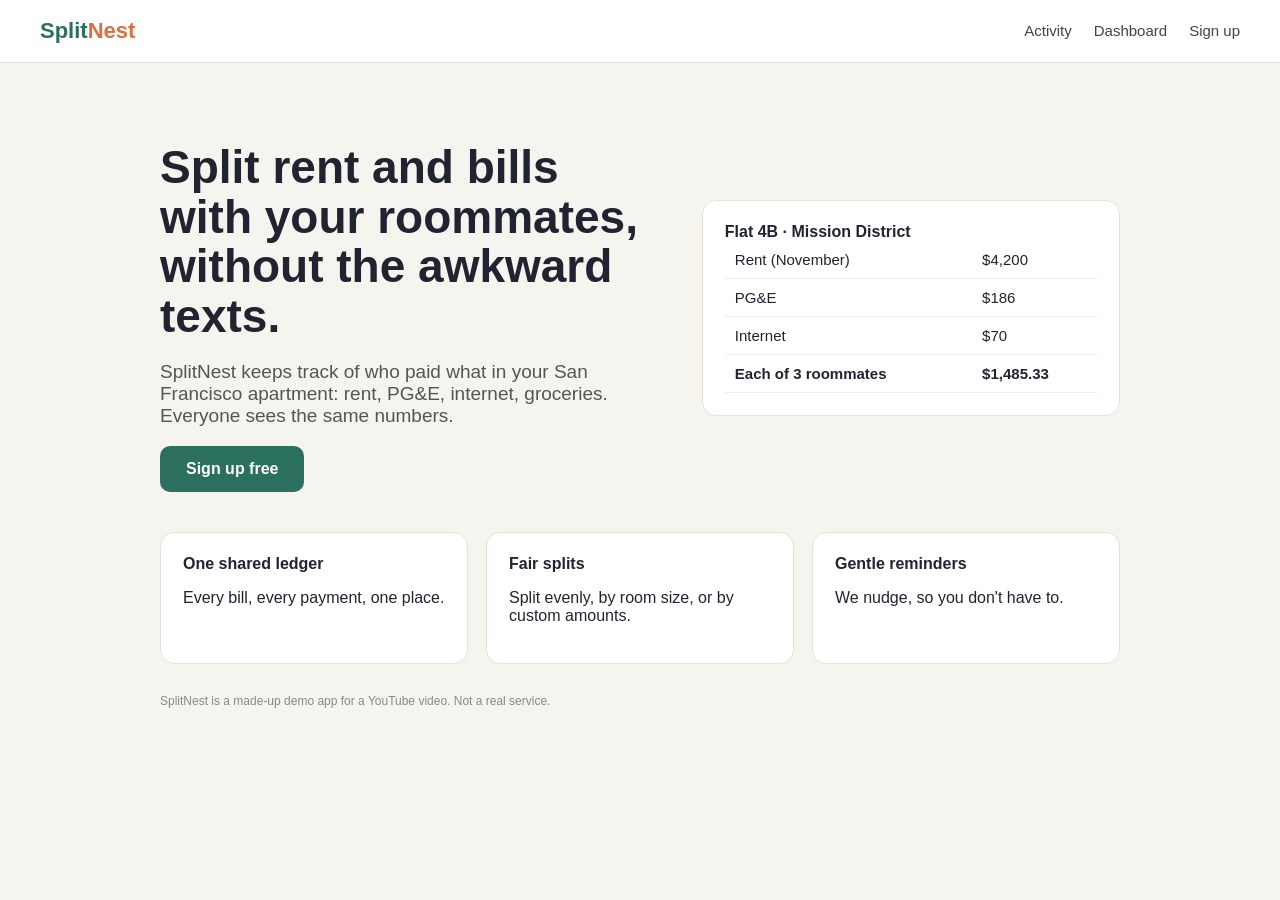
<file: index.html>
<!doctype html><html lang="en"><head><meta charset="utf-8"><meta name="viewport" content="width=device-width,initial-scale=1"><title>SplitNest · split rent with your roommates</title><link rel="stylesheet" href="css/app.css"></head>
<body><header><div class="logo">Split<span>Nest</span></div><nav><a href="activity.html">Activity</a><a href="dashboard.html">Dashboard</a><a href="signup.html">Sign up</a></nav></header>
<main><section class="hero"><div><h1>Split rent and bills with your roommates, without the awkward texts.</h1>
<p>SplitNest keeps track of who paid what in your San Francisco apartment: rent, PG&amp;E, internet, groceries. Everyone sees the same numbers.</p>
<a class="btn" href="signup.html">Sign up free</a></div>
<div class="card"><b>Flat 4B · Mission District</b><table><tr><td>Rent (November)</td><td>$4,200</td></tr><tr><td>PG&amp;E</td><td>$186</td></tr><tr><td>Internet</td><td>$70</td></tr><tr><td><b>Each of 3 roommates</b></td><td><b>$1,485.33</b></td></tr></table></div></section>
<section class="grid3"><div class="card"><b>One shared ledger</b><p>Every bill, every payment, one place.</p></div><div class="card"><b>Fair splits</b><p>Split evenly, by room size, or by custom amounts.</p></div><div class="card"><b>Gentle reminders</b><p>We nudge, so you don't have to.</p></div></section>
<p class="muted">SplitNest is a made-up demo app for a YouTube video. Not a real service.</p></main></body></html>
</file>
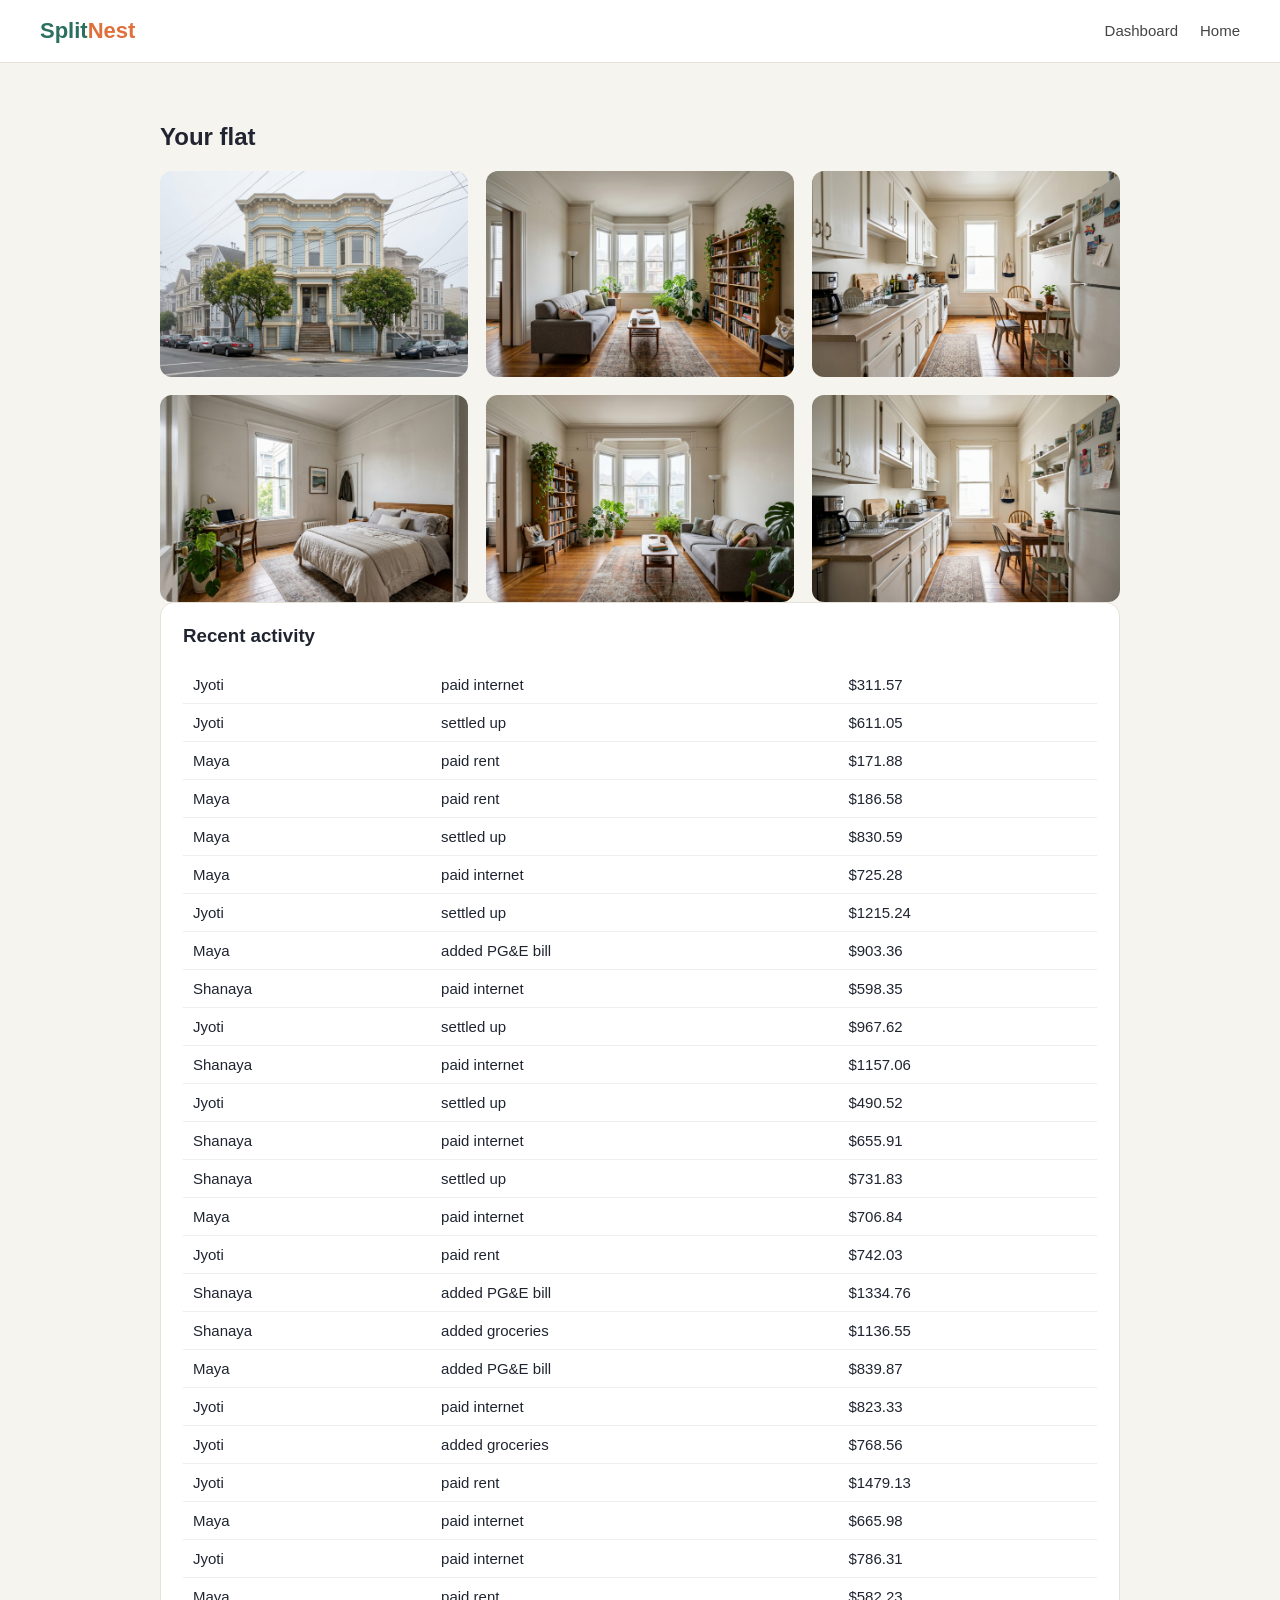
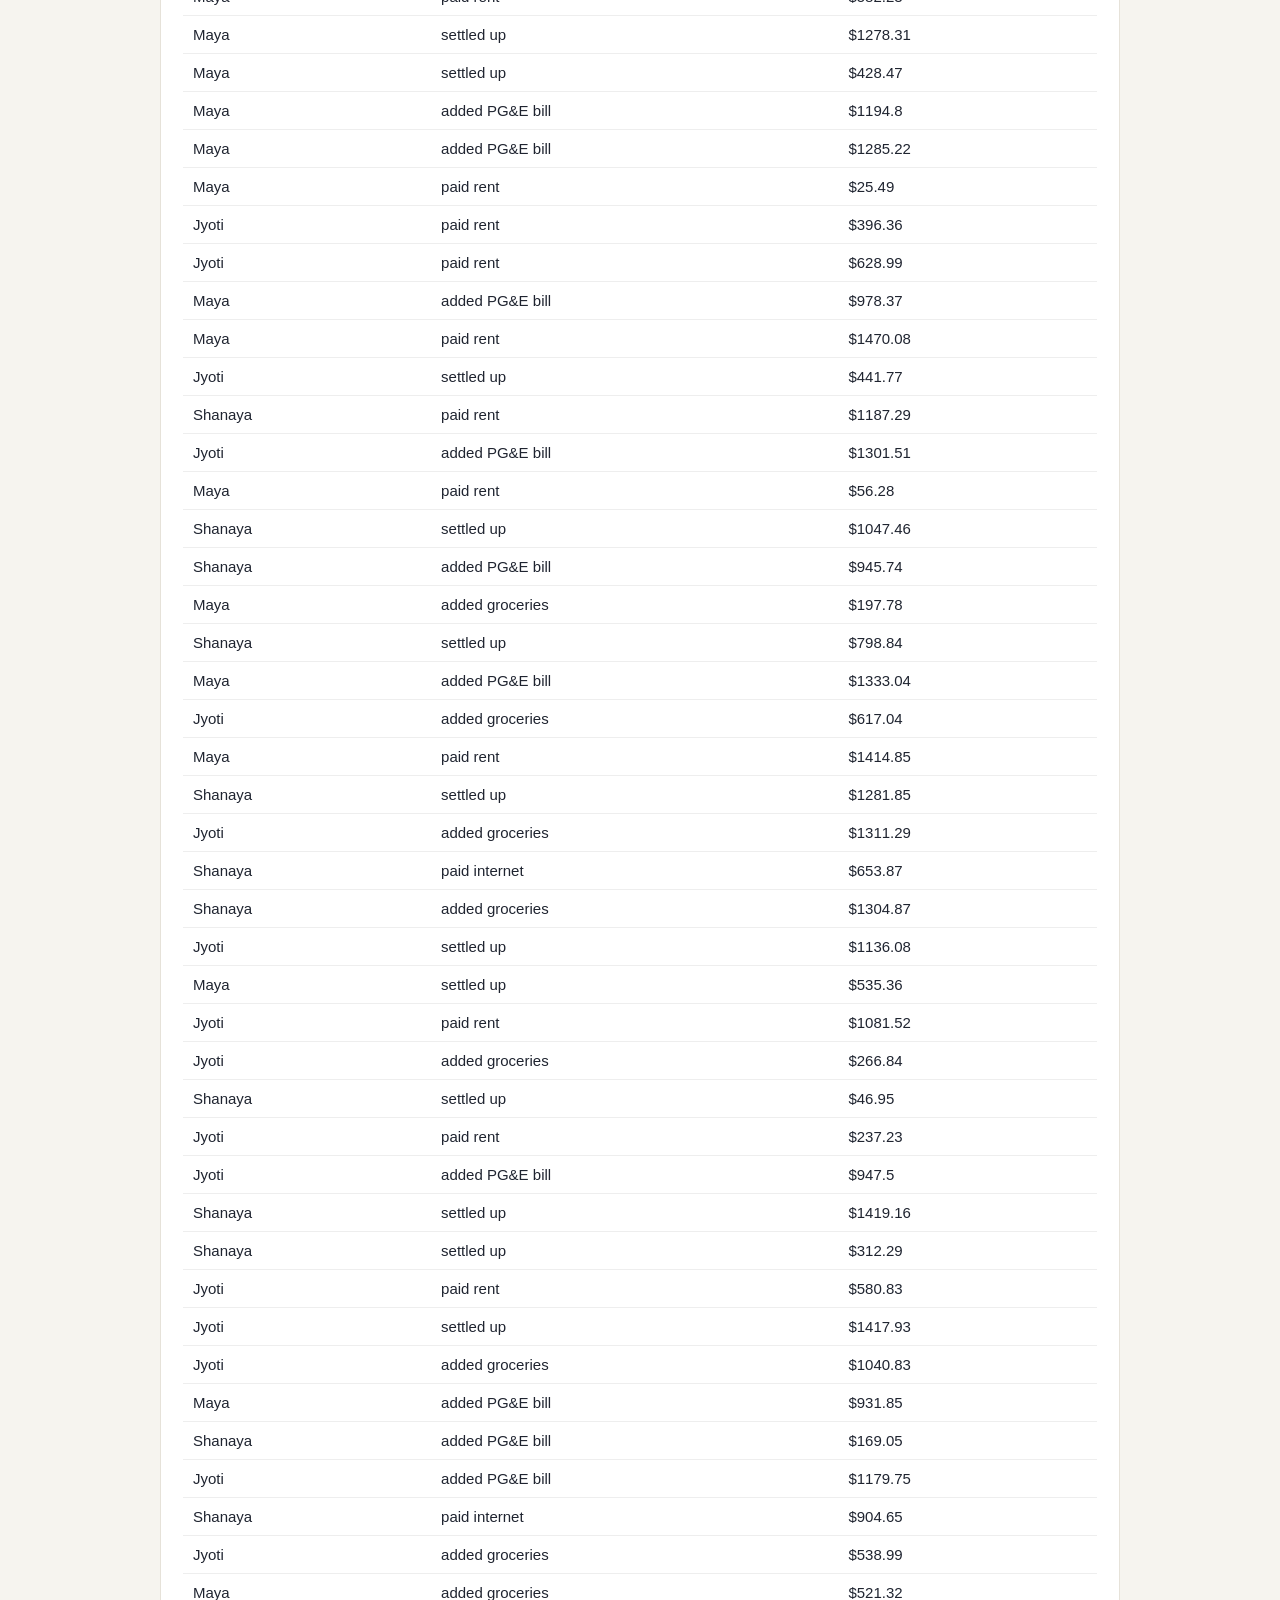
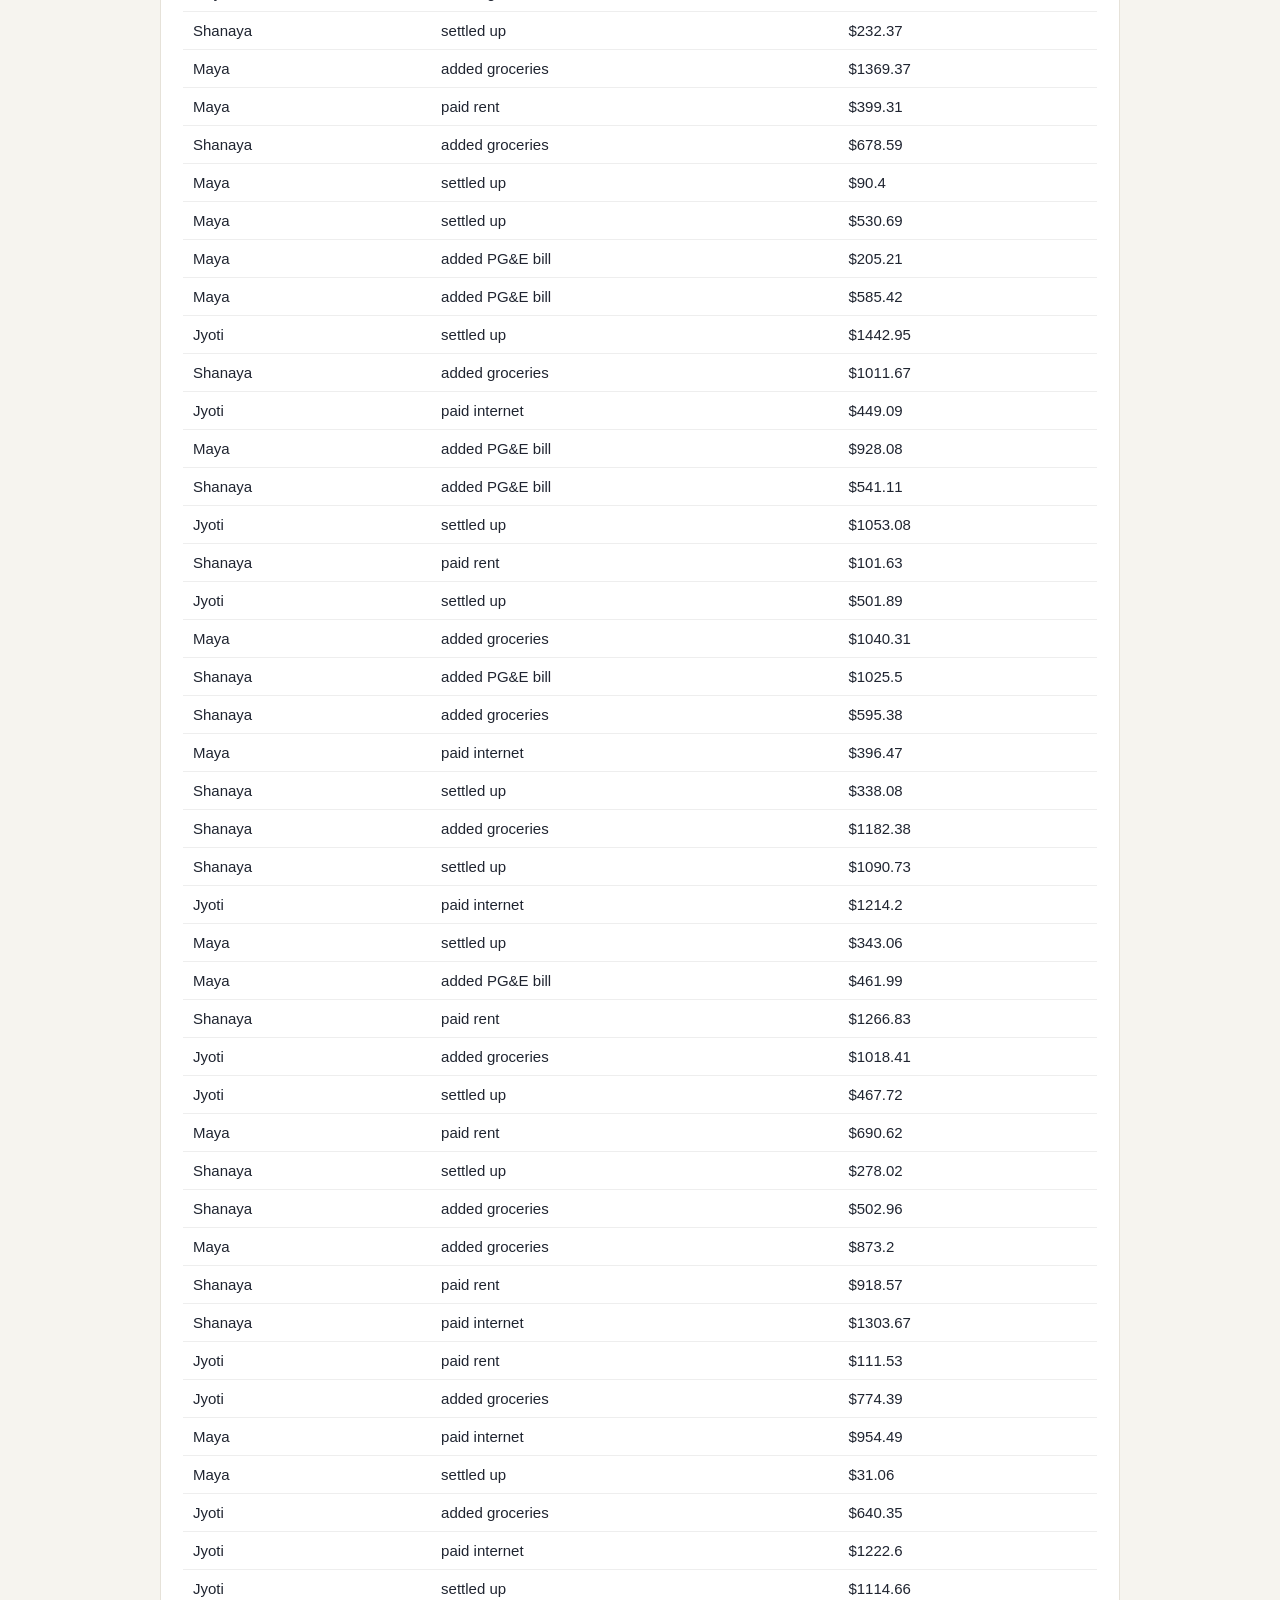
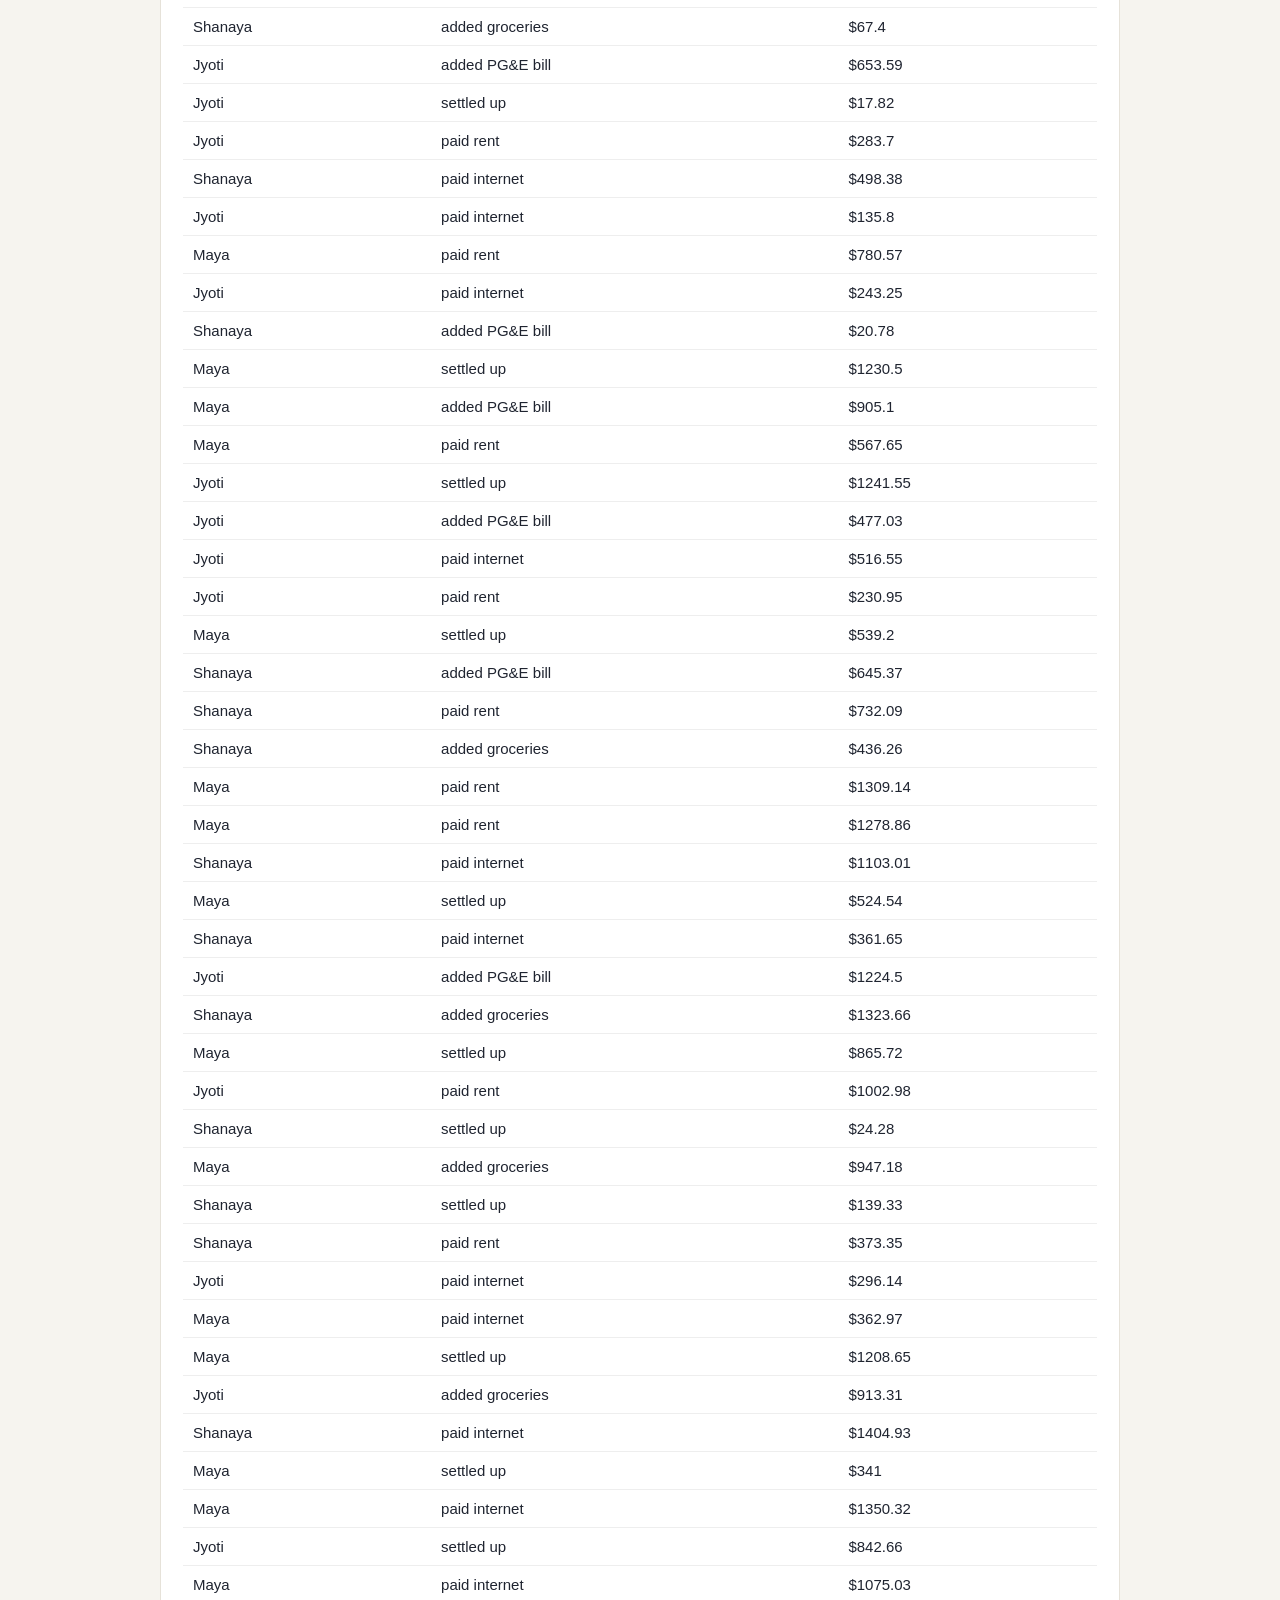
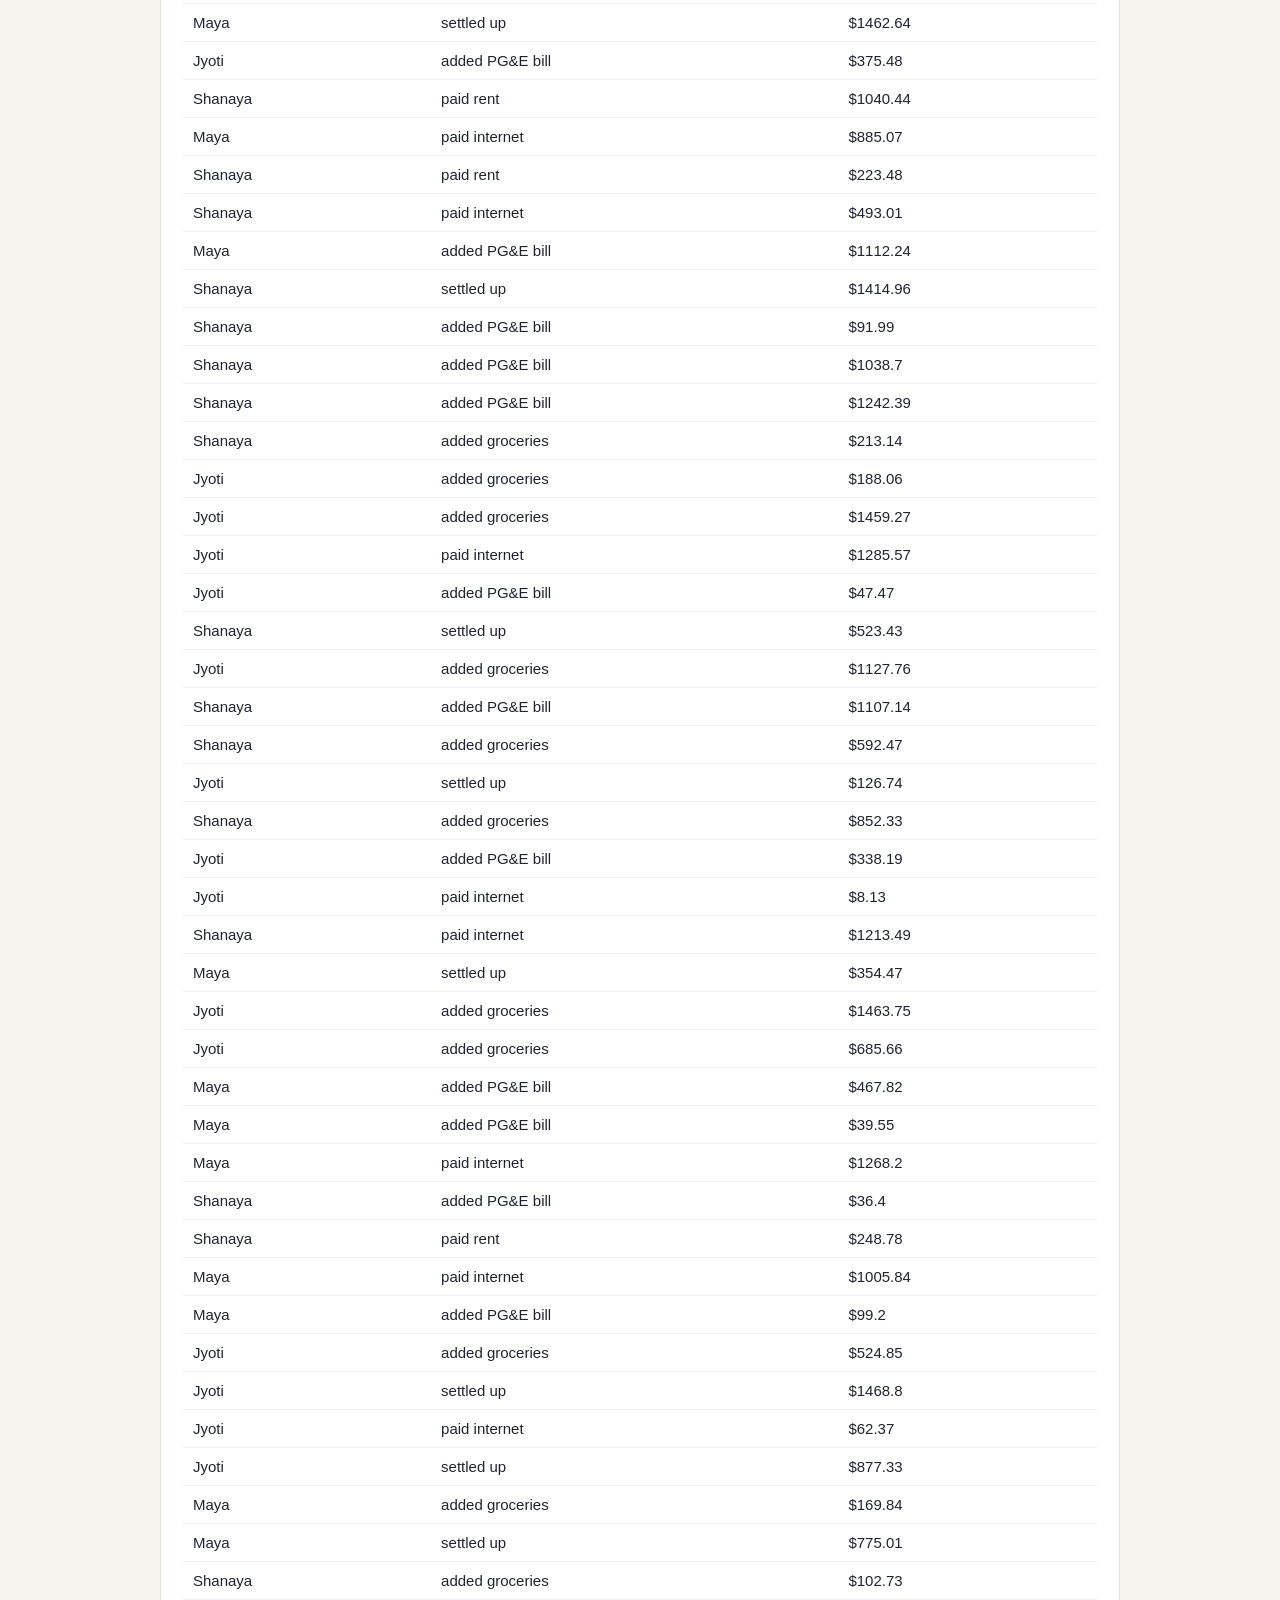
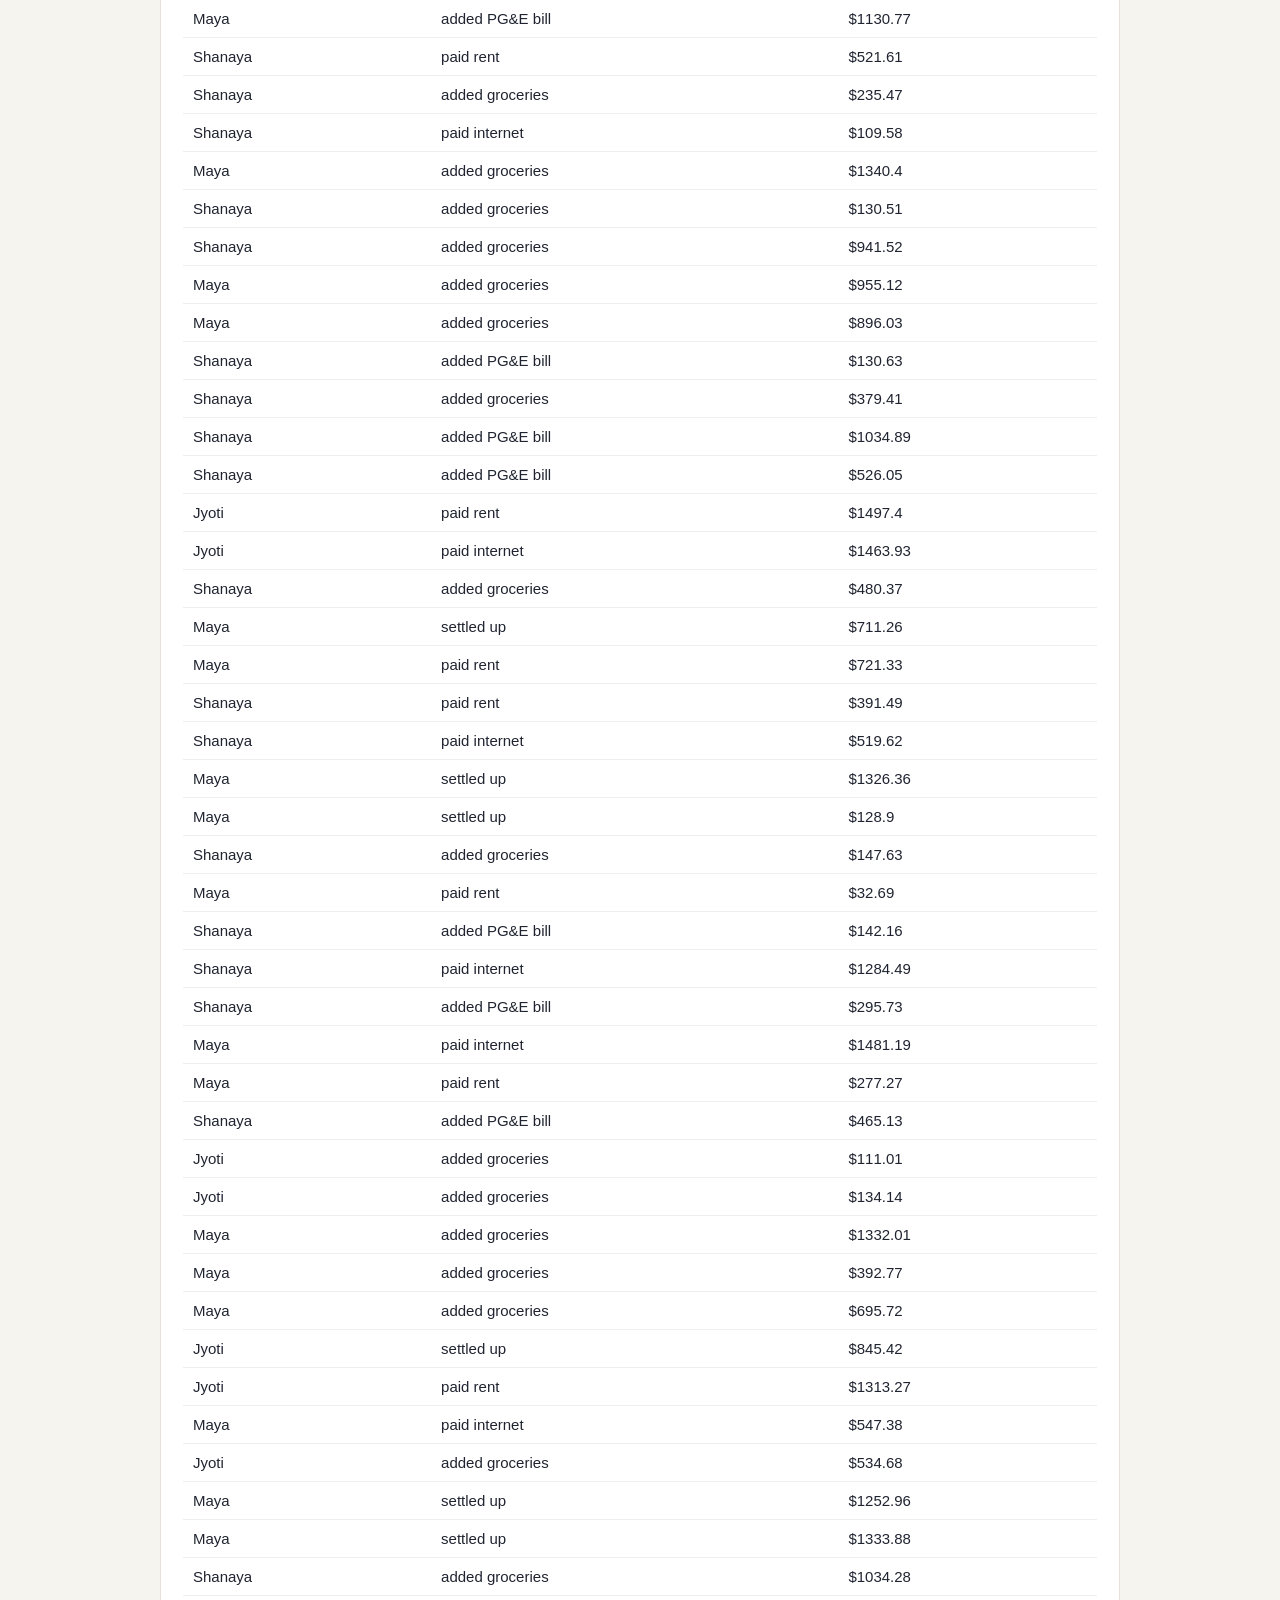
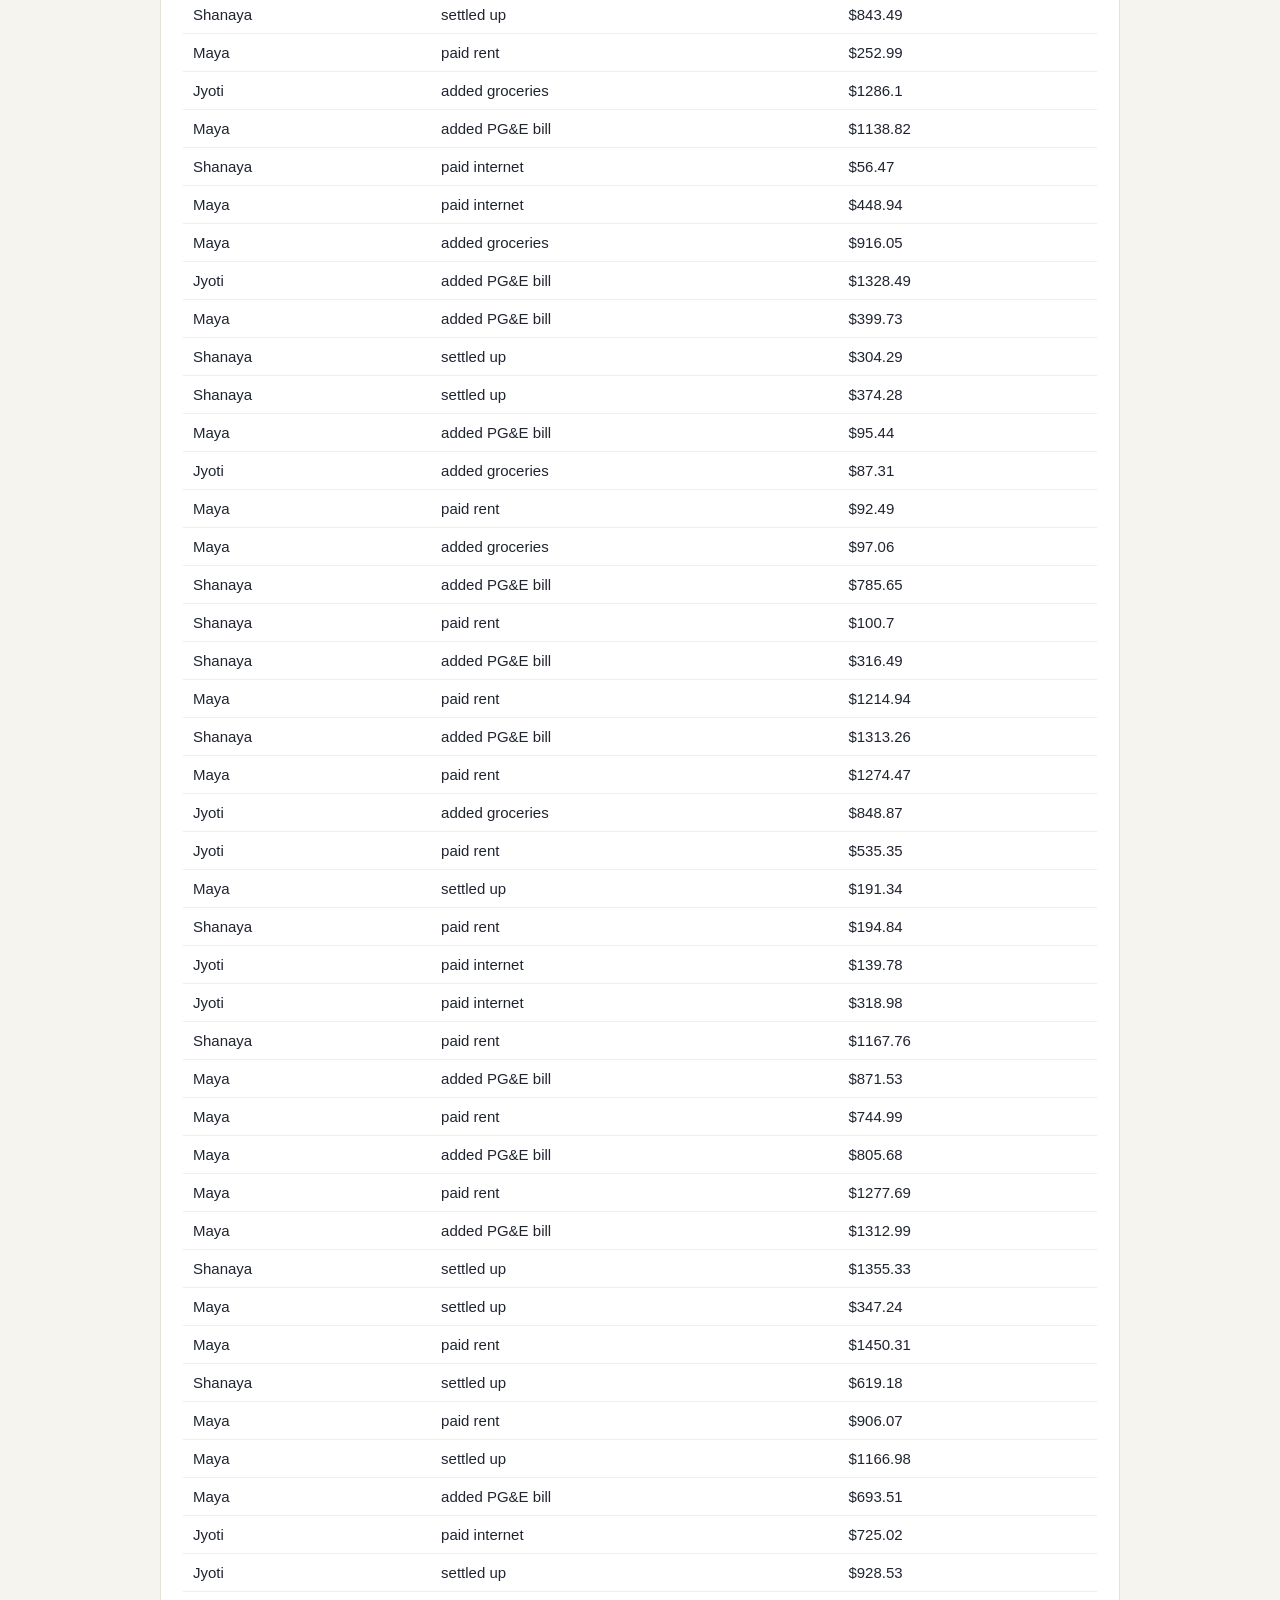
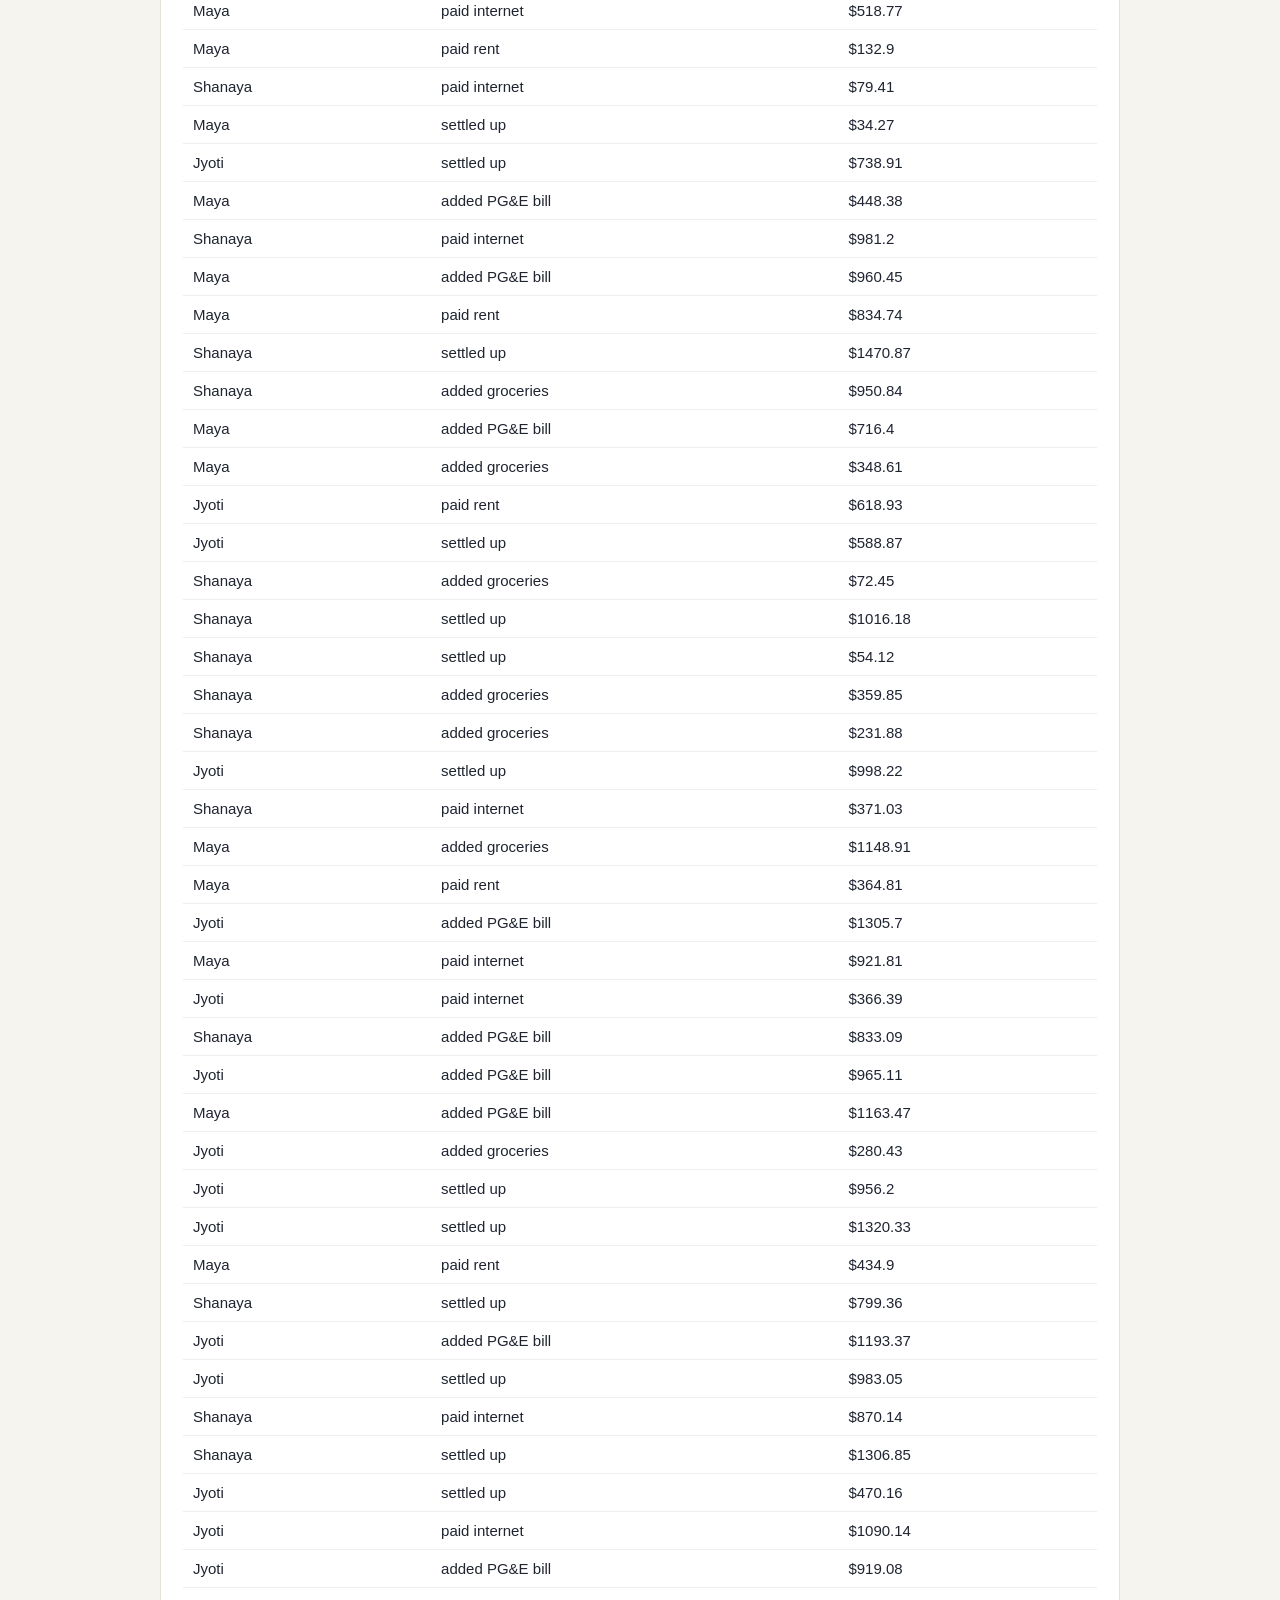
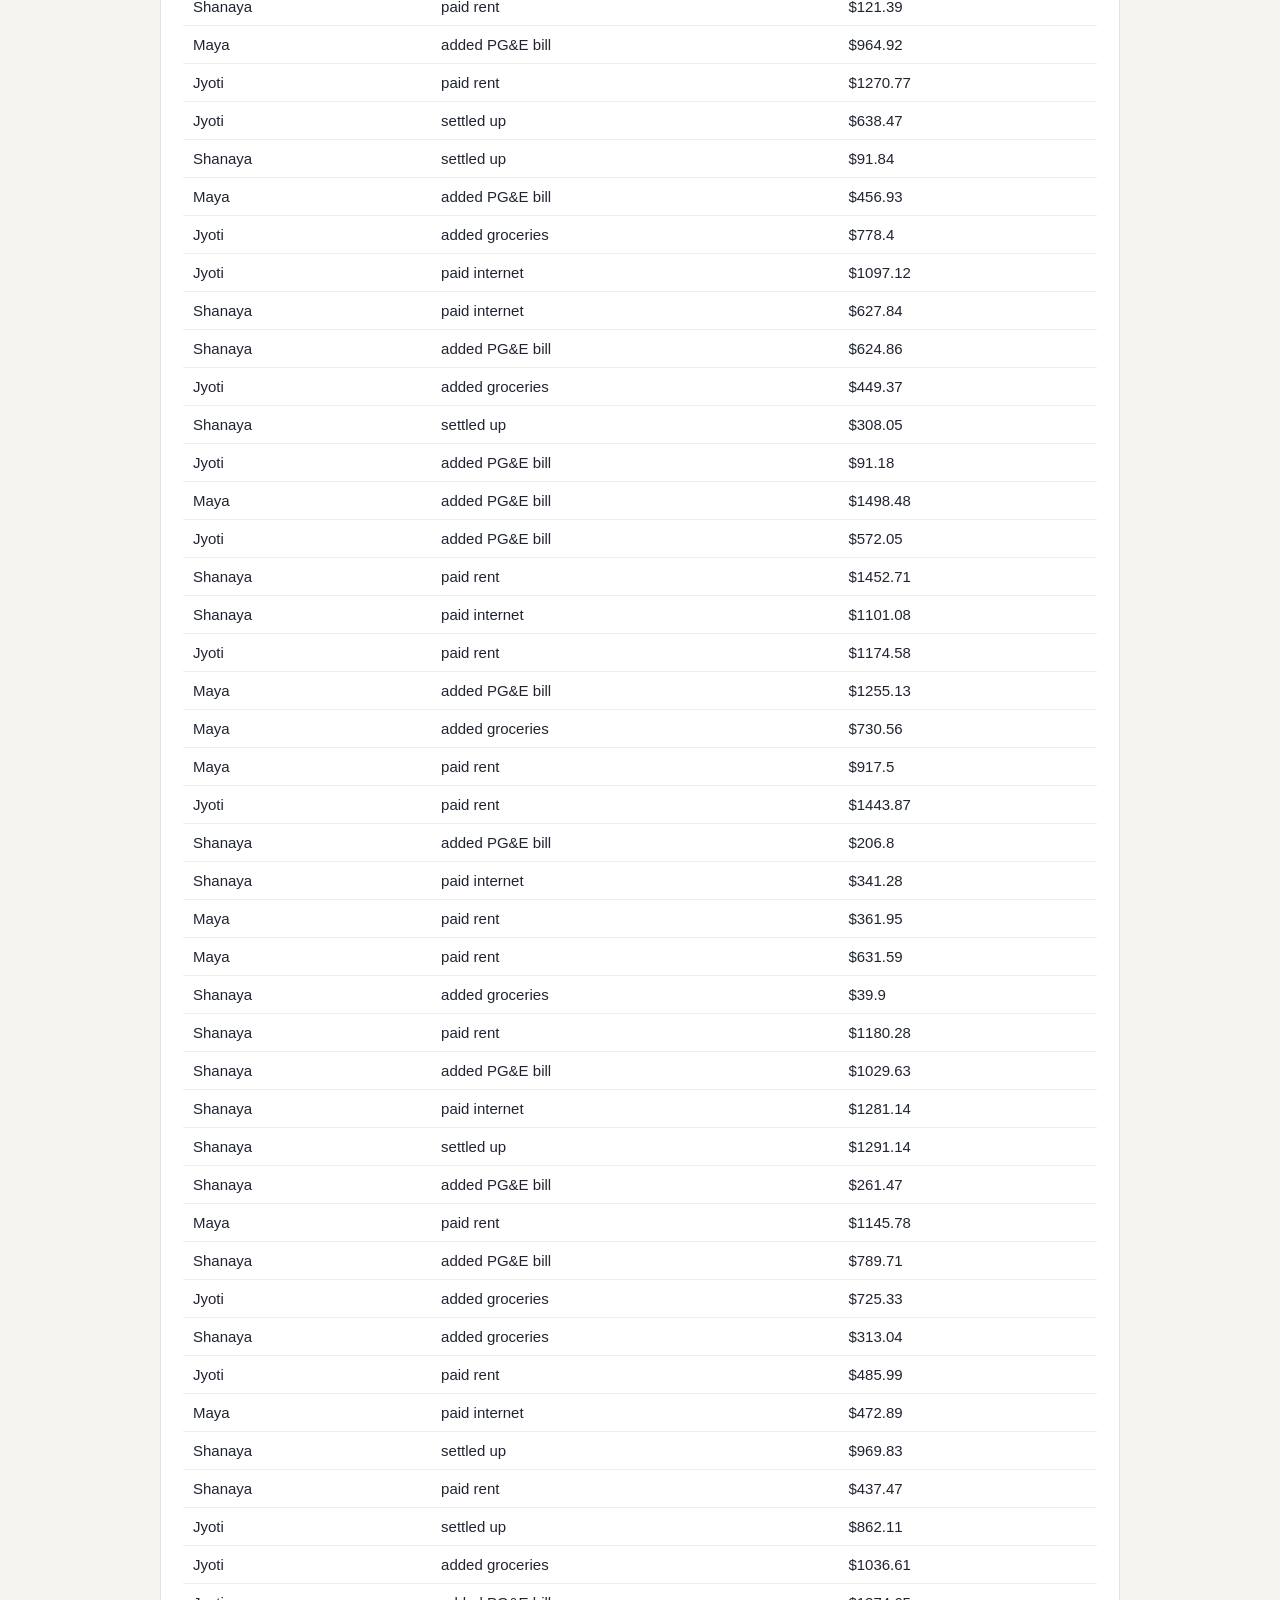
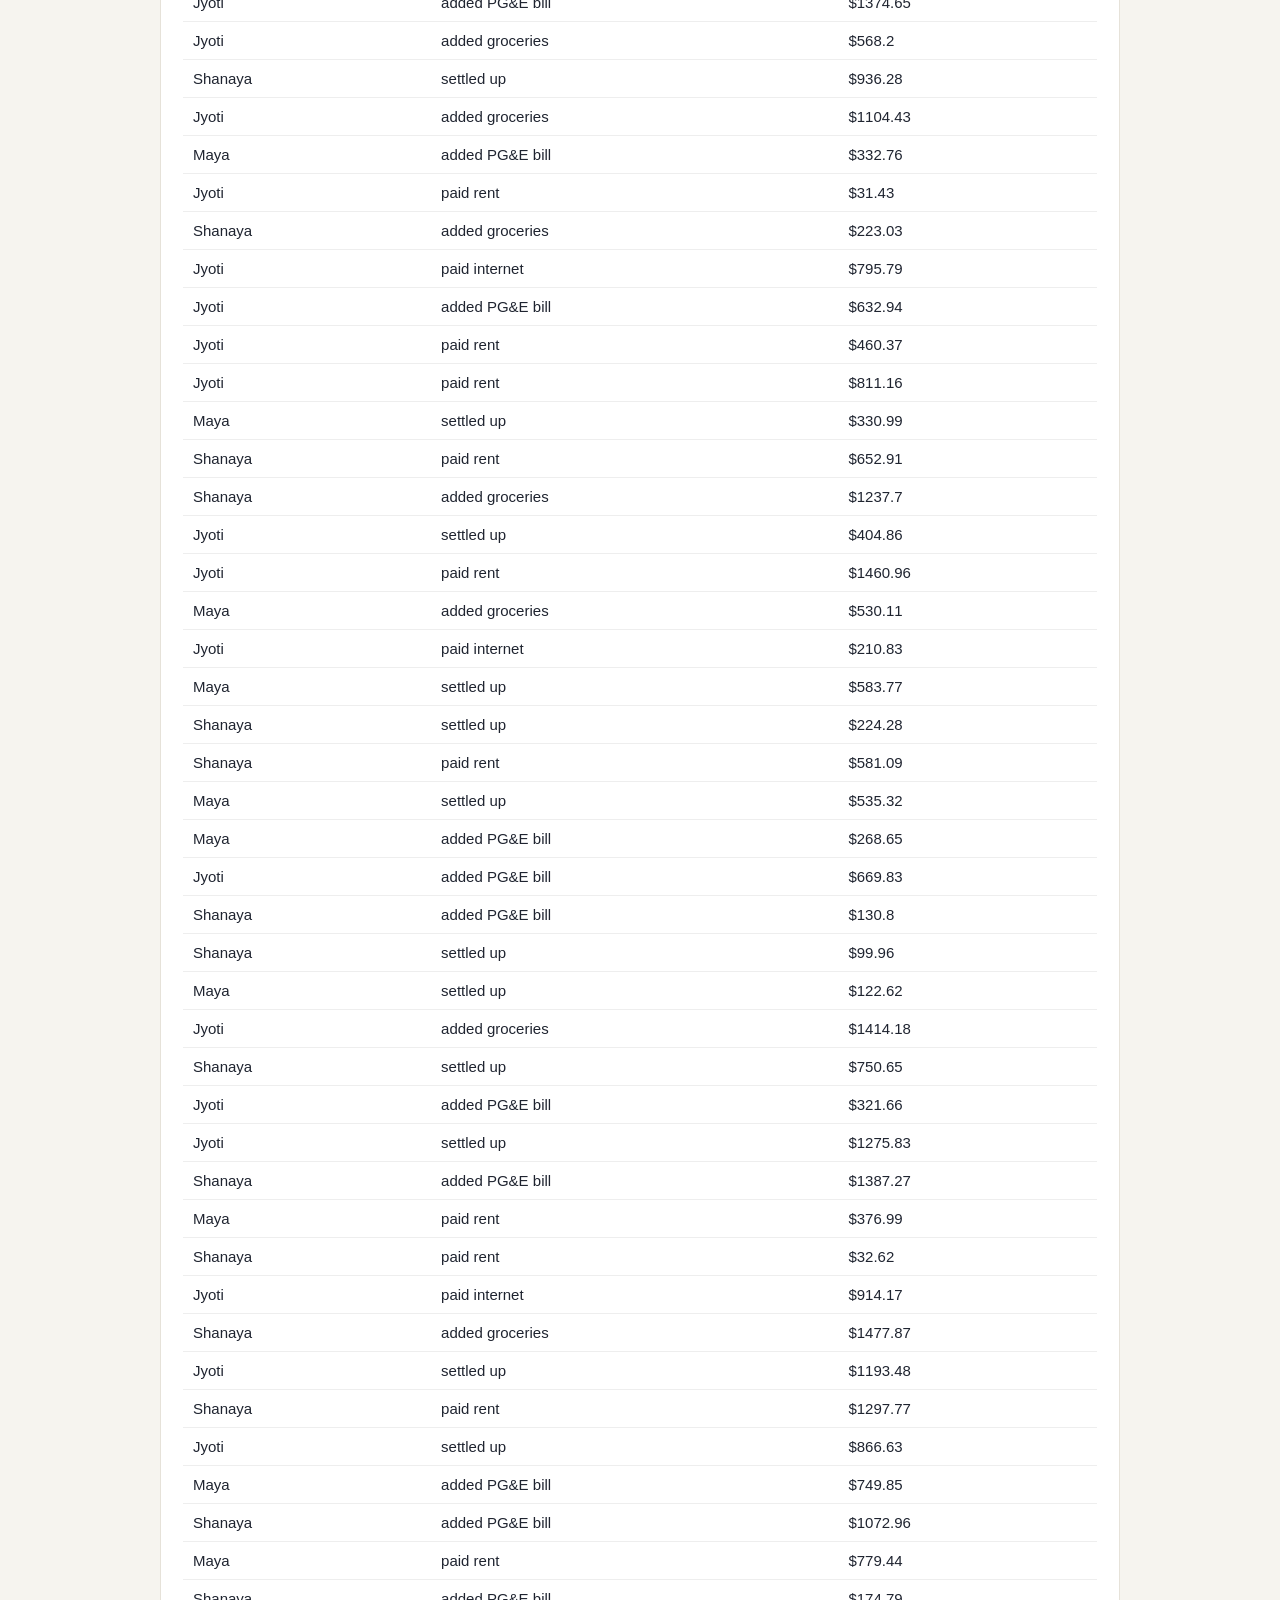
<file: activity.html>
<!doctype html><html lang="en"><head><meta charset="utf-8"><meta name="viewport" content="width=device-width,initial-scale=1"><title>SplitNest · Activity</title><link rel="stylesheet" href="css/app.css">
<script src="js/setup.js"></script></head>
<body><header><div class="logo">Split<span>Nest</span></div><nav><a href="dashboard.html">Dashboard</a><a href="index.html">Home</a></nav></header>
<main><h2>Your flat</h2>
<div class="grid3" id="photos"></div>
<div class="card"><h3 style="margin-top:0">Recent activity</h3><table id="act"></table></div>
<p class="muted">SplitNest is a made-up demo app for a YouTube video.</p></main>
<script>
// Photos of the flat, full size, all at once.
const ph = document.getElementById('photos');
for (let i = 1; i <= 6; i++) { const im = new Image(); im.src = 'img/flat-photo-' + i + '.jpg'; im.style.width = '100%'; im.style.borderRadius = '12px'; ph.appendChild(im); }
// The whole activity history is downloaded and drawn, one row at a time.
fetch('data/activity-log.json?nocache=' + Date.now()).then(r => r.json()).then(rows => {
  const t = document.getElementById('act');
  rows.slice(-600).forEach(r => { t.innerHTML += `<tr><td>${r.who}</td><td>${r.what}</td><td>$${r.amount}</td></tr>`; });
});
</script></body></html>
</file>
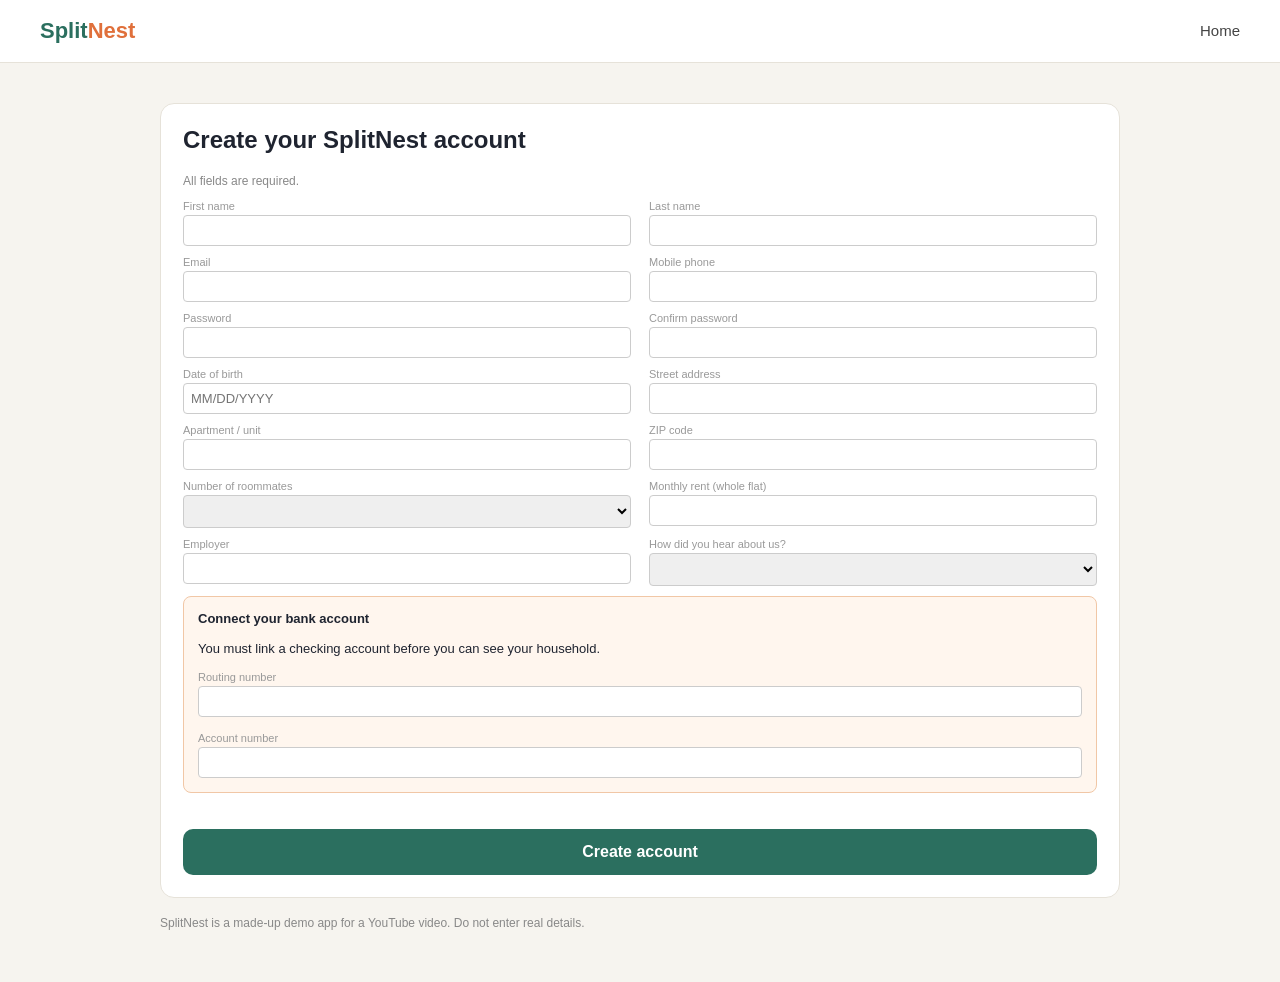
<file: signup.html>
<!doctype html><html lang="en"><head><meta charset="utf-8"><meta name="viewport" content="width=device-width,initial-scale=1"><title>SplitNest · Create your account</title><link rel="stylesheet" href="css/app.css">
<style>
form{display:grid;grid-template-columns:1fr 1fr;gap:10px 18px}
form div{display:flex;flex-direction:column}
form span{font-size:11px;color:#999;margin-bottom:3px}
input,select{padding:7px;border:1px solid #ccc;border-radius:4px;font-size:13px}
.err{color:#d33;font-size:12px;min-height:16px;grid-column:1/-1}
.bank{grid-column:1/-1;background:#fff6ee;border:1px solid #f1c7a6;padding:14px;border-radius:8px;font-size:13px}
</style></head>
<body><header><div class="logo">Split<span>Nest</span></div><nav><a href="index.html">Home</a></nav></header>
<main><div class="card"><h2 style="margin-top:0">Create your SplitNest account</h2>
<p class="muted">All fields are required.</p>
<form id="f">
<div><span>First name</span><input id="first"></div>
<div><span>Last name</span><input id="last"></div>
<div><span>Email</span><input id="email"></div>
<div><span>Mobile phone</span><input id="phone"></div>
<div><span>Password</span><input id="pw" type="password"></div>
<div><span>Confirm password</span><input id="pw2" type="password"></div>
<div><span>Date of birth</span><input id="dob" placeholder="MM/DD/YYYY"></div>
<div><span>Street address</span><input id="addr"></div>
<div><span>Apartment / unit</span><input id="unit"></div>
<div><span>ZIP code</span><input id="zip"></div>
<div><span>Number of roommates</span><select id="rm"><option></option><option>1</option><option>2</option><option>3</option><option>4+</option></select></div>
<div><span>Monthly rent (whole flat)</span><input id="rent"></div>
<div><span>Employer</span><input id="employer"></div>
<div><span>How did you hear about us?</span><select id="heard"><option></option><option>Friend</option><option>Instagram</option><option>Search</option></select></div>
<div class="bank"><b>Connect your bank account</b><br>You must link a checking account before you can see your household.<br><br>
<span>Routing number</span><input id="routing"><br><span>Account number</span><input id="acct"></div>
<div class="err" id="err"></div>
<button class="btn" type="submit" style="grid-column:1/-1">Create account</button>
</form></div>
<p class="muted">SplitNest is a made-up demo app for a YouTube video. Do not enter real details.</p></main>
<script>
// Validation runs only on submit, and a failed submit clears the whole form.
document.getElementById('f').addEventListener('submit', e => {
  e.preventDefault();
  const v = id => document.getElementById(id).value.trim();
  const pw = v('pw');
  if (!/^(?=.*[A-Z])(?=.*[0-9])(?=.*[!@#$%^&*]).{12,}$/.test(pw) || pw !== v('pw2') || !v('routing') || !v('acct')) {
    document.getElementById('f').reset();
    document.getElementById('err').textContent = 'Error: invalid input.';
    return;
  }
  // Keeps the account, password included, in the browser so the dashboard can read it.
  localStorage.setItem('splitnest_user', JSON.stringify({ email: v('email'), password: pw, acct: v('acct'), routing: v('routing') }));
  // Sends the person wherever ?next= says after signup.
  const next = new URLSearchParams(location.search).get('next');
  location.href = next || 'dashboard.html';
});
</script></body></html>
</file>
<file: css/app.css>
*{box-sizing:border-box}body{margin:0;font-family:-apple-system,Segoe UI,Roboto,sans-serif;background:#f6f4ef;color:#1f2430}
header{display:flex;align-items:center;justify-content:space-between;padding:18px 40px;background:#fff;border-bottom:1px solid #e6e2d9}
.logo{font-weight:800;font-size:22px;color:#2b6f5f}.logo span{color:#e0703b}
nav a{margin-left:22px;color:#444;text-decoration:none;font-size:15px}
main{max-width:1040px;margin:0 auto;padding:40px}
.hero{display:grid;grid-template-columns:1.2fr 1fr;gap:40px;align-items:center;padding:40px 0}
.hero h1{font-size:46px;line-height:1.08;margin:0 0 16px}.hero p{font-size:19px;color:#555}
.btn{display:inline-block;background:#2b6f5f;color:#fff;padding:14px 26px;border-radius:10px;text-decoration:none;font-weight:700;border:0;font-size:16px;cursor:pointer}
.card{background:#fff;border:1px solid #e6e2d9;border-radius:14px;padding:22px;margin-bottom:18px}
.grid3{display:grid;grid-template-columns:repeat(3,1fr);gap:18px}
.muted{color:#888;font-size:12px}
table{width:100%;border-collapse:collapse}td,th{padding:10px;border-bottom:1px solid #eee;text-align:left;font-size:15px}
</file>
